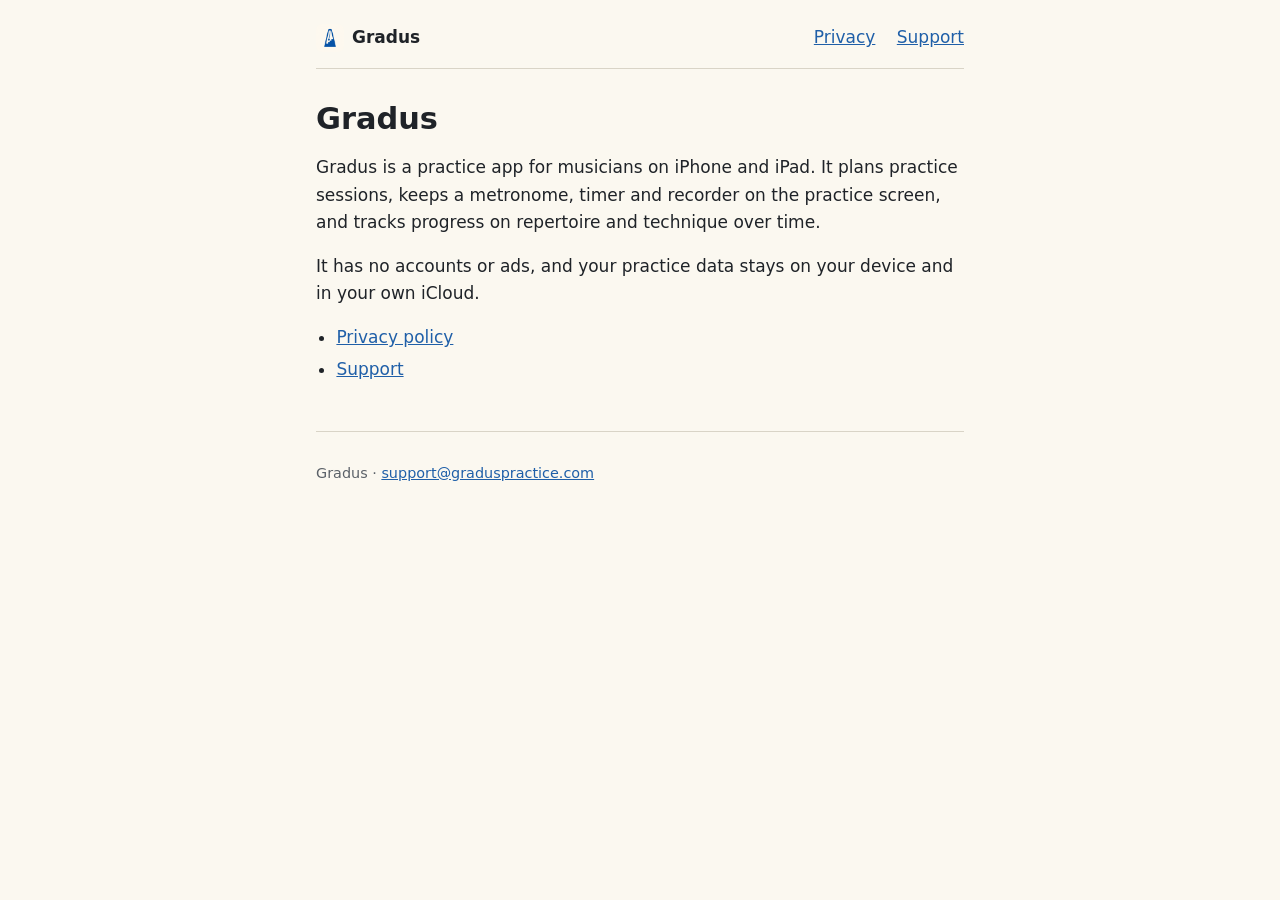
<file: index.html>
<!doctype html>
<html lang="en">
<head>
<meta charset="utf-8">
<meta name="viewport" content="width=device-width, initial-scale=1">
<meta name="description" content="Gradus is a practice app for musicians on iPhone and iPad.">
<meta name="color-scheme" content="light dark">
<title>Gradus</title>
<link rel="icon" href="/assets/gradus-icon-180.png">
<link rel="apple-touch-icon" href="/assets/gradus-icon-180.png">
<link rel="stylesheet" href="/assets/site-v2.css">
</head>
<body>
<header>
<a class="name" href="/"><img src="/assets/gradus-icon-180.png" alt="" width="28" height="28">Gradus</a>
<nav><a href="/privacy/">Privacy</a> <a href="/support/">Support</a></nav>
</header>
<main>
<h1>Gradus</h1>
<p>Gradus is a practice app for musicians on iPhone and iPad. It plans practice sessions, keeps a metronome, timer and recorder on the practice screen, and tracks progress on repertoire and technique over time.</p>
<p>It has no accounts or ads, and your practice data stays on your device and in your own iCloud.</p>
<ul>
<li><a href="/privacy/">Privacy policy</a></li>
<li><a href="/support/">Support</a></li>
</ul>
</main>
<footer>
<p>Gradus · <a href="mailto:support@graduspractice.com">support@graduspractice.com</a></p>
</footer>
</body>
</html>
</file>
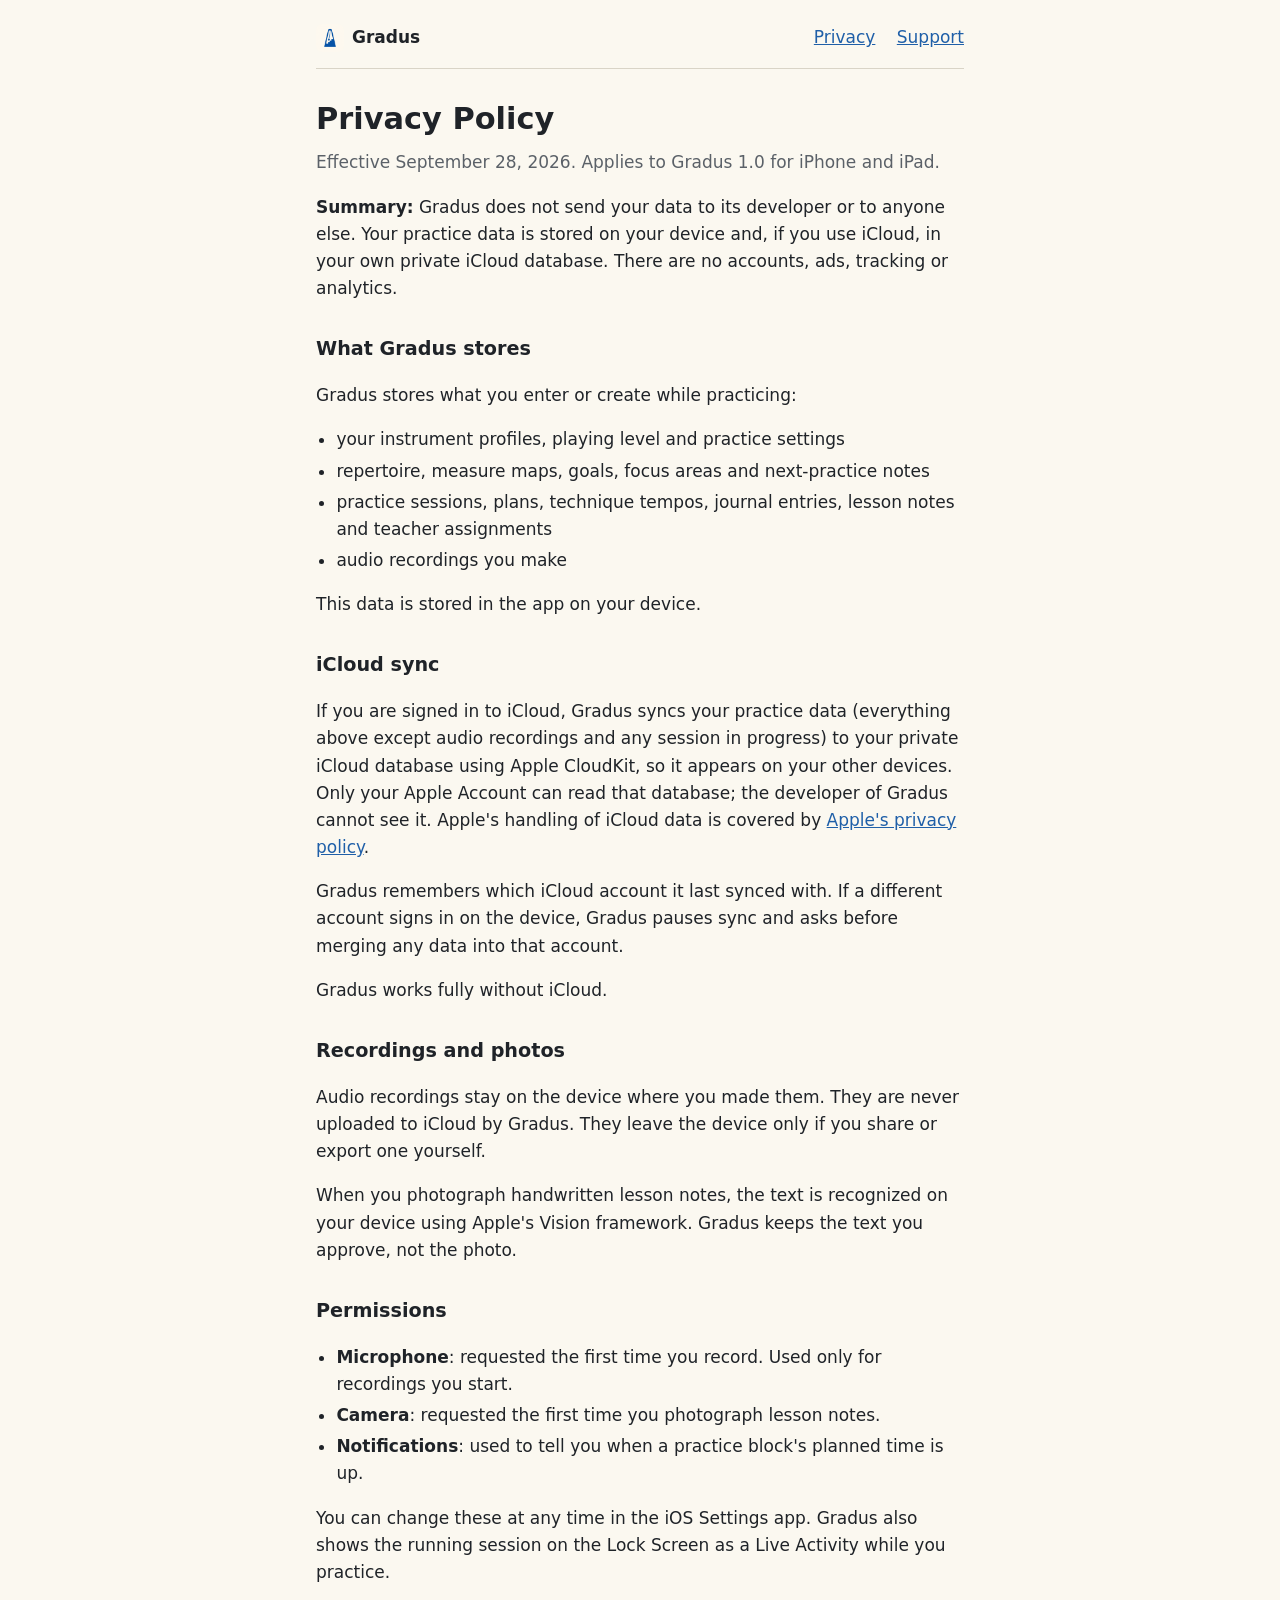
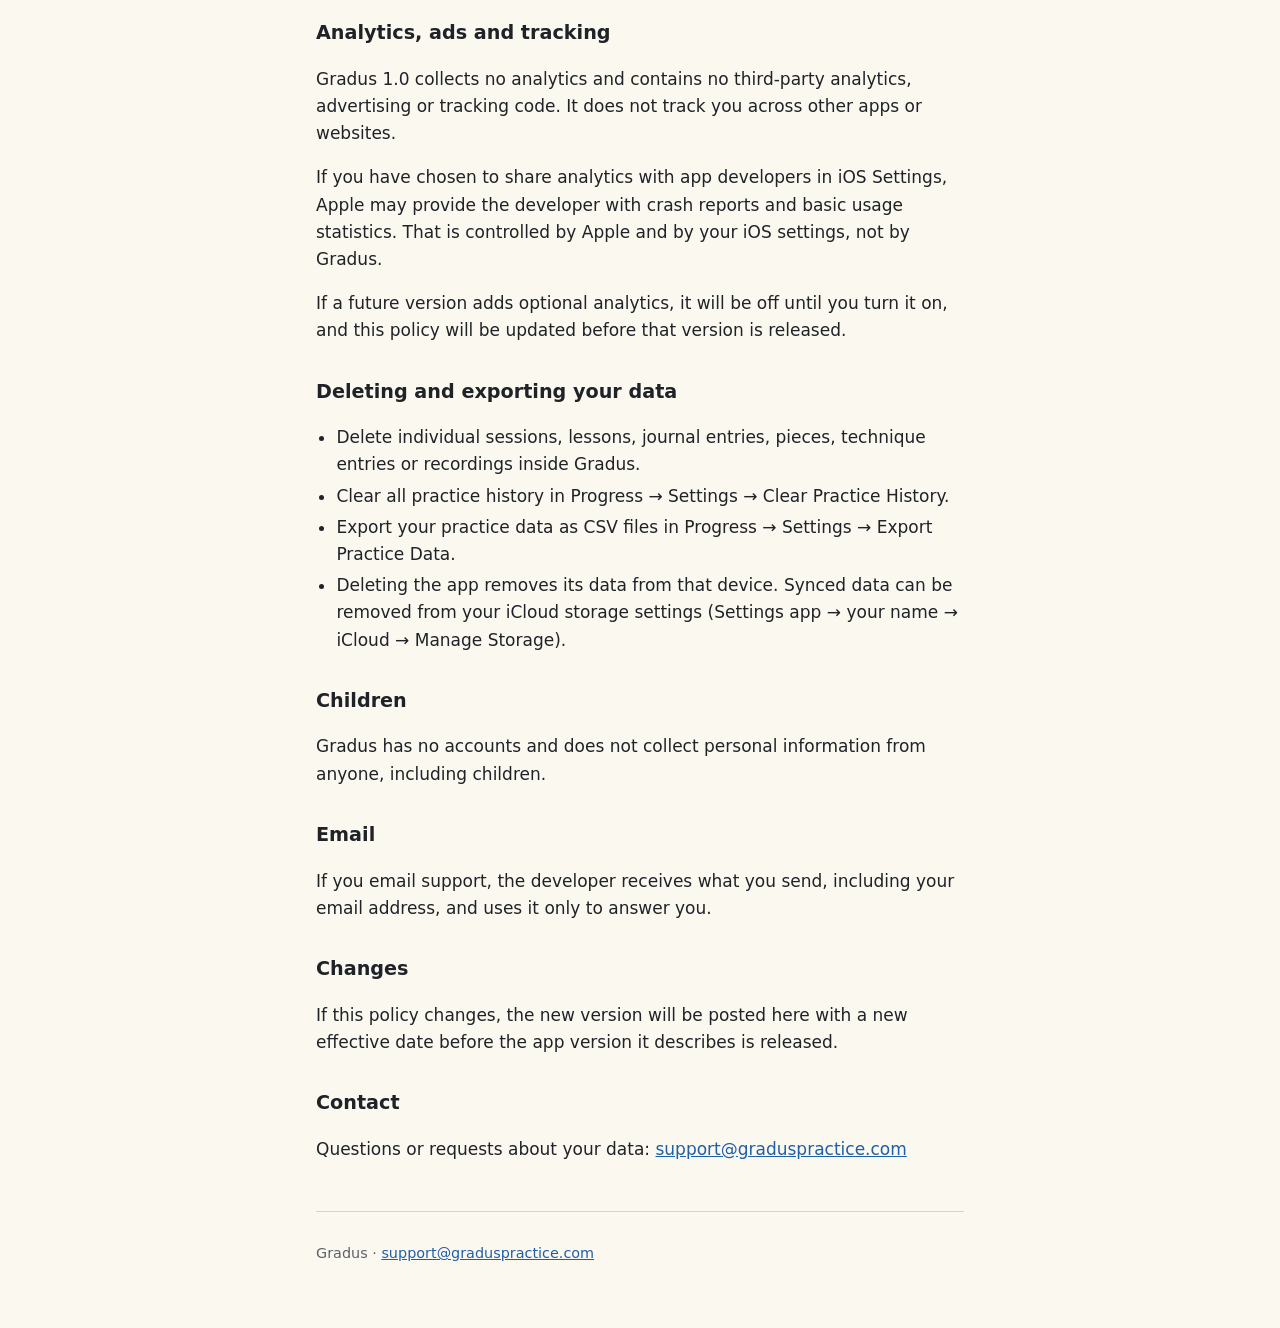
<file: privacy/index.html>
<!doctype html>
<html lang="en">
<head>
<meta charset="utf-8">
<meta name="viewport" content="width=device-width, initial-scale=1">
<meta name="description" content="How Gradus handles your practice data.">
<meta name="color-scheme" content="light dark">
<title>Privacy Policy – Gradus</title>
<link rel="icon" href="/assets/gradus-icon-180.png">
<link rel="apple-touch-icon" href="/assets/gradus-icon-180.png">
<link rel="stylesheet" href="/assets/site-v2.css">
</head>
<body>
<header>
<a class="name" href="/"><img src="/assets/gradus-icon-180.png" alt="" width="28" height="28">Gradus</a>
<nav><a href="/privacy/">Privacy</a> <a href="/support/">Support</a></nav>
</header>
<main>
<h1>Privacy Policy</h1>
<p class="meta">Effective September 28, 2026. Applies to Gradus 1.0 for iPhone and iPad.</p>

<p><strong>Summary:</strong> Gradus does not send your data to its developer or to anyone else. Your practice data is stored on your device and, if you use iCloud, in your own private iCloud database. There are no accounts, ads, tracking or analytics.</p>

<h2 id="what-gradus-stores">What Gradus stores</h2>
<p>Gradus stores what you enter or create while practicing:</p>
<ul>
<li>your instrument profiles, playing level and practice settings</li>
<li>repertoire, measure maps, goals, focus areas and next-practice notes</li>
<li>practice sessions, plans, technique tempos, journal entries, lesson notes and teacher assignments</li>
<li>audio recordings you make</li>
</ul>
<p>This data is stored in the app on your device.</p>

<h2 id="icloud-sync">iCloud sync</h2>
<p>If you are signed in to iCloud, Gradus syncs your practice data (everything above except audio recordings and any session in progress) to your private iCloud database using Apple CloudKit, so it appears on your other devices. Only your Apple Account can read that database; the developer of Gradus cannot see it. Apple's handling of iCloud data is covered by <a href="https://www.apple.com/legal/privacy/">Apple's privacy policy</a>.</p>
<p>Gradus remembers which iCloud account it last synced with. If a different account signs in on the device, Gradus pauses sync and asks before merging any data into that account.</p>
<p>Gradus works fully without iCloud.</p>

<h2 id="recordings-and-photos">Recordings and photos</h2>
<p>Audio recordings stay on the device where you made them. They are never uploaded to iCloud by Gradus. They leave the device only if you share or export one yourself.</p>
<p>When you photograph handwritten lesson notes, the text is recognized on your device using Apple's Vision framework. Gradus keeps the text you approve, not the photo.</p>

<h2 id="permissions">Permissions</h2>
<ul>
<li><strong>Microphone</strong>: requested the first time you record. Used only for recordings you start.</li>
<li><strong>Camera</strong>: requested the first time you photograph lesson notes.</li>
<li><strong>Notifications</strong>: used to tell you when a practice block's planned time is up.</li>
</ul>
<p>You can change these at any time in the iOS Settings app. Gradus also shows the running session on the Lock Screen as a Live Activity while you practice.</p>

<h2 id="analytics-ads-and-tracking">Analytics, ads and tracking</h2>
<p>Gradus 1.0 collects no analytics and contains no third-party analytics, advertising or tracking code. It does not track you across other apps or websites.</p>
<p>If you have chosen to share analytics with app developers in iOS Settings, Apple may provide the developer with crash reports and basic usage statistics. That is controlled by Apple and by your iOS settings, not by Gradus.</p>
<p>If a future version adds optional analytics, it will be off until you turn it on, and this policy will be updated before that version is released.</p>

<h2 id="deleting-and-exporting-your-data">Deleting and exporting your data</h2>
<ul>
<li>Delete individual sessions, lessons, journal entries, pieces, technique entries or recordings inside Gradus.</li>
<li>Clear all practice history in Progress → Settings → Clear Practice History.</li>
<li>Export your practice data as CSV files in Progress → Settings → Export Practice Data.</li>
<li>Deleting the app removes its data from that device. Synced data can be removed from your iCloud storage settings (Settings app → your name → iCloud → Manage Storage).</li>
</ul>

<h2 id="children">Children</h2>
<p>Gradus has no accounts and does not collect personal information from anyone, including children.</p>

<h2 id="email">Email</h2>
<p>If you email support, the developer receives what you send, including your email address, and uses it only to answer you.</p>

<h2 id="changes">Changes</h2>
<p>If this policy changes, the new version will be posted here with a new effective date before the app version it describes is released.</p>

<h2 id="contact">Contact</h2>
<p>Questions or requests about your data: <a href="mailto:support@graduspractice.com">support@graduspractice.com</a></p>
</main>
<footer>
<p>Gradus · <a href="mailto:support@graduspractice.com">support@graduspractice.com</a></p>
</footer>
</body>
</html>
</file>
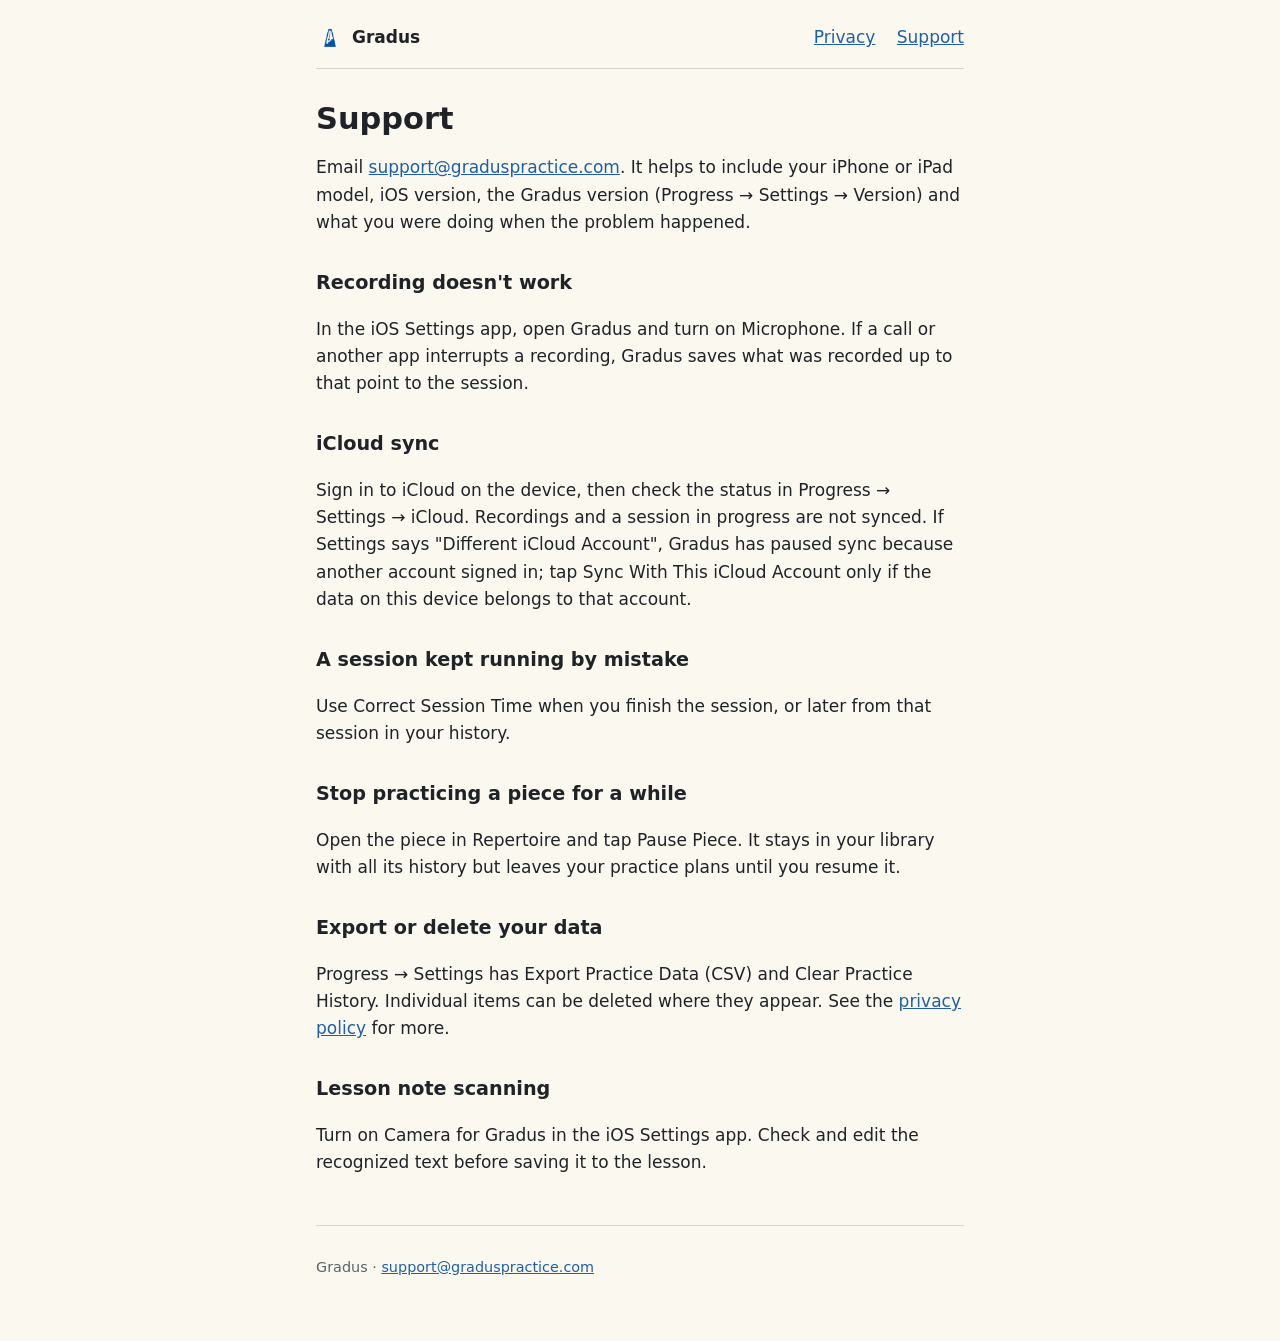
<file: support/index.html>
<!doctype html>
<html lang="en">
<head>
<meta charset="utf-8">
<meta name="viewport" content="width=device-width, initial-scale=1">
<meta name="description" content="Help with Gradus.">
<meta name="color-scheme" content="light dark">
<title>Support – Gradus</title>
<link rel="icon" href="/assets/gradus-icon-180.png">
<link rel="apple-touch-icon" href="/assets/gradus-icon-180.png">
<link rel="stylesheet" href="/assets/site-v2.css">
</head>
<body>
<header>
<a class="name" href="/"><img src="/assets/gradus-icon-180.png" alt="" width="28" height="28">Gradus</a>
<nav><a href="/privacy/">Privacy</a> <a href="/support/">Support</a></nav>
</header>
<main>
<h1>Support</h1>
<p>Email <a href="mailto:support@graduspractice.com?subject=Gradus%20support">support@graduspractice.com</a>. It helps to include your iPhone or iPad model, iOS version, the Gradus version (Progress → Settings → Version) and what you were doing when the problem happened.</p>

<h2 id="recording-doesn-t-work">Recording doesn't work</h2>
<p>In the iOS Settings app, open Gradus and turn on Microphone. If a call or another app interrupts a recording, Gradus saves what was recorded up to that point to the session.</p>

<h2 id="icloud-sync">iCloud sync</h2>
<p>Sign in to iCloud on the device, then check the status in Progress → Settings → iCloud. Recordings and a session in progress are not synced. If Settings says "Different iCloud Account", Gradus has paused sync because another account signed in; tap Sync With This iCloud Account only if the data on this device belongs to that account.</p>

<h2 id="a-session-kept-running-by-mistake">A session kept running by mistake</h2>
<p>Use Correct Session Time when you finish the session, or later from that session in your history.</p>

<h2 id="stop-practicing-a-piece-for-a-while">Stop practicing a piece for a while</h2>
<p>Open the piece in Repertoire and tap Pause Piece. It stays in your library with all its history but leaves your practice plans until you resume it.</p>

<h2 id="export-or-delete-your-data">Export or delete your data</h2>
<p>Progress → Settings has Export Practice Data (CSV) and Clear Practice History. Individual items can be deleted where they appear. See the <a href="/privacy/#deleting-and-exporting-your-data">privacy policy</a> for more.</p>

<h2 id="lesson-note-scanning">Lesson note scanning</h2>
<p>Turn on Camera for Gradus in the iOS Settings app. Check and edit the recognized text before saving it to the lesson.</p>
</main>
<footer>
<p>Gradus · <a href="mailto:support@graduspractice.com">support@graduspractice.com</a></p>
</footer>
</body>
</html>
</file>
<file: assets/site-v2.css>
:root {
  --text: #1f2328;
  --muted: #5b6168;
  --link: #1f5fa8;
  --line: #d9d4c7;
  --bg: #fbf8f0;
}
@media (prefers-color-scheme: dark) {
  :root {
    --text: #e8e6e1;
    --muted: #a3a8ae;
    --link: #8cb8f0;
    --line: #333a44;
    --bg: #14181e;
  }
}
* { box-sizing: border-box; }
body {
  margin: 0 auto;
  max-width: 680px;
  padding: 24px 16px 48px;
  background: var(--bg);
  color: var(--text);
  font: 17px/1.6 -apple-system, BlinkMacSystemFont, "Segoe UI", system-ui, sans-serif;
}
a { color: var(--link); }
header {
  display: flex;
  align-items: center;
  justify-content: space-between;
  flex-wrap: wrap;
  gap: 8px;
  padding-bottom: 16px;
  border-bottom: 1px solid var(--line);
}
header .name {
  display: flex;
  align-items: center;
  gap: 8px;
  color: var(--text);
  font-weight: 600;
  text-decoration: none;
}
header img { border-radius: 6px; }
nav a { margin-left: 16px; }
h1 { font-size: 1.9rem; line-height: 1.2; margin: 32px 0 12px; }
h2 { font-size: 1.2rem; margin: 32px 0 8px; }
.meta { color: var(--muted); margin-top: 0; }
ul { padding-left: 1.2em; }
li { margin: 4px 0; }
footer {
  margin-top: 48px;
  padding-top: 16px;
  border-top: 1px solid var(--line);
  color: var(--muted);
  font-size: 0.9rem;
}
</file>
